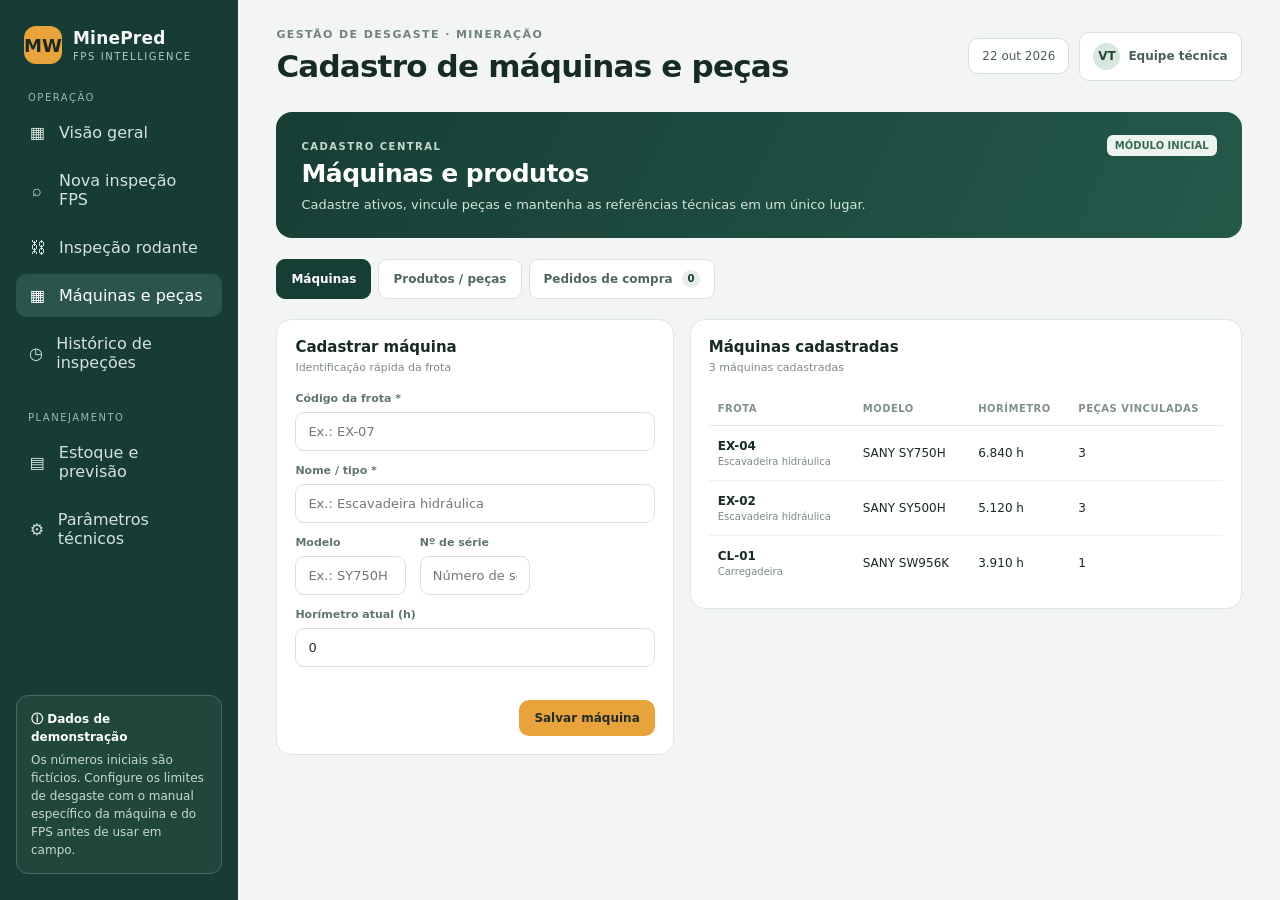
<file: index.html>
<!DOCTYPE html>
<html lang="pt-BR">
<head>
<meta charset="UTF-8"><meta name="viewport" content="width=device-width, initial-scale=1.0"><title>MinePred | FPS Intelligence · MinePred</title>
<link rel="stylesheet" href="/assets/css/app.css"></head>
<body><div class="app"><div class="shell"><aside class="sidebar"><div class="brand"><div class="brand-mark">MW</div><div><strong>MinePred</strong><small>FPS INTELLIGENCE</small></div></div><div><div class="nav-label">OPERAÇÃO</div><nav class="nav"><button data-page="dashboard"><span class="ico">▦</span>Visão geral</button><button data-page="inspection"><span class="ico">⌕</span>Nova inspeção FPS</button><button data-page="undercarriage"><span class="ico">⛓</span>Inspeção rodante</button><button class="active" data-page="catalog"><span class="ico">▦</span>Máquinas e peças</button><button data-page="history"><span class="ico">◷</span>Histórico de inspeções</button></nav></div><div><div class="nav-label">PLANEJAMENTO</div><nav class="nav"><button data-page="stock"><span class="ico">▤</span>Estoque e previsão</button><button data-page="settings"><span class="ico">⚙</span>Parâmetros técnicos</button></nav></div><div class="side-note"><b>ⓘ Dados de demonstração</b>Os números iniciais são fictícios. Configure os limites de desgaste com o manual específico da máquina e do FPS antes de usar em campo.</div></aside>
<main class="main"><header class="topbar"><div><div class="eyebrow">GESTÃO DE DESGASTE · MINERAÇÃO</div><h1 id="pageTitle">Cadastro de máquinas e peças</h1></div><div class="top-actions"><button class="button light mobile-menu" onclick="toggleMobileNav()">☰ Menu</button><div class="date-chip" id="today">22 out 2026</div><div class="user-chip"><span class="avatar">VT</span><span>Equipe técnica</span></div></div></header><div id="pagesContainer" aria-live="polite"></div></main></div></div><div class="toast" id="toast"></div>
<script>
(async function loadMinePredPages(){
 const container=document.getElementById('pagesContainer');
 const pages=['dashboard','inspection','undercarriage','catalog','history','stock','settings'];
 try {
  const fragments=await Promise.all(pages.map(async name=>{
   const response=await fetch('/pages/'+name+'/view.html');
   if(!response.ok) throw new Error('Falha ao carregar a aba '+name);
   return response.text();
  }));
  container.innerHTML=fragments.join('');
  const script=document.createElement('script');
  script.src='/assets/js/app.js';
  script.onload=()=>{const moduleScript=document.createElement('script');moduleScript.src='/assets/js/catalog.js';document.body.appendChild(moduleScript);};
  document.body.appendChild(script);
 } catch(error) {
  container.innerHTML='<div class="panel"><h3>Não foi possível carregar o MinePred</h3><p>Atualize a página. Se o problema continuar, verifique os arquivos das abas no repositório.</p></div>';
  console.error(error);
 }
})();
</script></body></html>
</file>
<file: assets/css/app.css>
:root{--site-primary:#163c35;--site-secondary:#e8a33b;--site-background:#f2f5f2;--site-on-primary:#ffffff;--site-on-secondary:#1e2a25;--site-on-background:#172b25;--site-font-body:Inter,ui-sans-serif,system-ui,-apple-system,BlinkMacSystemFont,"Segoe UI",sans-serif;--site-font-heading:Inter,ui-sans-serif,system-ui,sans-serif;--site-heading-scale:1;--site-spacing-scale:1;--site-radius-scale:1;--site-decoration-opacity:1;color-scheme:light dark}
*{box-sizing:border-box}body{margin:0;font-family:var(--site-font-body);background:light-dark(#f2f5f2,#101715);color:light-dark(#172b25,#e7efeb)}.app{min-height:100vh;background-color:var(--site-background);color:var(--site-on-background);border-radius:0}.shell{display:grid;grid-template-columns:238px minmax(0,1fr);min-height:100vh}.sidebar{background:var(--site-primary);color:#f4f7f5;padding:26px 16px;display:flex;flex-direction:column;gap:28px}.brand{display:flex;align-items:center;gap:11px;padding:0 8px}.brand-mark{width:38px;height:38px;background:var(--site-secondary);border-radius:12px;display:grid;place-items:center;color:#182a23;font-weight:900;font-size:18px}.brand strong{font-size:17px;letter-spacing:.2px}.brand small{display:block;color:#b8cbc2;font-size:10px;letter-spacing:1.6px;margin-top:3px}.nav-label{font-size:10px;letter-spacing:1.5px;color:#9fb8ad;padding:0 12px;margin-bottom:8px}.nav{display:grid;gap:5px}.nav button{border:0;background:transparent;color:#d5e2dc;text-align:left;padding:12px;border-radius:10px;font:inherit;cursor:pointer;display:flex;align-items:center;gap:12px}.nav button.active,.nav button:hover{background:#2b554b;color:white}.nav .ico{width:19px;text-align:center;font-size:16px}.side-note{margin-top:auto;border:1px solid #476b60;background:#21473d;padding:14px;border-radius:12px;font-size:12px;color:#c6d8d0;line-height:1.5}.side-note b{display:block;color:#fff;margin-bottom:5px}.main{min-width:0;padding:28px clamp(18px,3vw,42px) 40px}.topbar{display:flex;align-items:center;justify-content:space-between;gap:16px;margin-bottom:28px}.eyebrow{font-size:11px;letter-spacing:1.4px;text-transform:uppercase;color:#71847b;font-weight:800}.topbar h1{font-size:clamp(23px,3vw,31px);margin:7px 0 0;letter-spacing:-.8px}.top-actions{display:flex;gap:10px;align-items:center}.date-chip,.user-chip{border:1px solid #d9e1dc;background:#fff;border-radius:10px;padding:10px 13px;font-size:12px;color:#4b6157}.user-chip{display:flex;gap:8px;align-items:center;font-weight:700}.avatar{width:27px;height:27px;border-radius:50%;background:#d9e8df;display:grid;place-items:center;color:#24483c}.page{display:none}.page.active{display:block}.banner{background:var(--site-primary);color:#fff;border-radius:18px;padding:23px 25px;display:flex;justify-content:space-between;align-items:center;gap:20px;margin-bottom:20px;position:relative;overflow:hidden}.banner:after{content:"";position:absolute;width:240px;height:240px;border:1px solid #ffffff22;border-radius:50%;right:7%;top:-130px;box-shadow:0 0 0 30px #ffffff08,0 0 0 60px #ffffff05;pointer-events:none}.banner h2{margin:7px 0 8px;font-size:23px;letter-spacing:-.5px}.banner p{margin:0;color:#c5d8cf;font-size:13px;max-width:570px;line-height:1.55}.banner .eyebrow{color:#a9c4b8}.button{border:0;border-radius:10px;padding:11px 15px;font:700 12px var(--site-font-body);cursor:pointer;display:inline-flex;align-items:center;gap:8px;white-space:nowrap}.button.primary{background:var(--site-secondary);color:#202d24}.button.dark{background:var(--site-primary);color:#fff}.button.light{background:#edf2ee;color:#28473c;border:1px solid #dce5df}.button:hover{filter:brightness(.96);transform:translateY(-1px)}.stats{display:grid;grid-template-columns:repeat(4,minmax(0,1fr));gap:14px;margin-bottom:20px}.stat,.panel{background:light-dark(#fff,#19221e);border:1px solid light-dark(#e0e7e2,#2b3831);border-radius:15px;padding:18px;min-width:0}.stat-head{display:flex;justify-content:space-between;align-items:center;color:#687d72;font-size:12px;gap:6px}.stat-icon{height:31px;width:31px;border-radius:9px;display:grid;place-items:center;background:#edf4ef;font-size:16px}.stat strong{display:block;font-size:29px;letter-spacing:-1px;margin:12px 0 5px}.stat small{font-size:11px;color:#788a81}.positive{color:#26754e!important}.warning{color:#b16c13!important}.danger{color:#b64035!important}.content-grid{display:grid;grid-template-columns:minmax(0,1.4fr) minmax(280px,1fr);gap:16px;margin-bottom:18px}.panel-title{display:flex;align-items:flex-start;justify-content:space-between;gap:12px;margin-bottom:18px}.panel-title h3{margin:0;font-size:15px}.panel-title p{margin:5px 0 0;color:#7b8b82;font-size:11px}.tag{display:inline-flex;align-items:center;padding:5px 8px;border-radius:6px;font-size:10px;font-weight:800;background:#edf4ef;color:#3b6a53;white-space:nowrap}.tag.orange{background:#fff2dc;color:#996117}.tag.red{background:#ffebe8;color:#a84035}.wear-list{display:grid;gap:16px}.wear-row{display:grid;grid-template-columns:1fr auto;gap:8px}.wear-name{font-size:12px;font-weight:700}.wear-sub{font-size:10px;color:#819087;margin-top:4px}.wear-val{text-align:right;font-size:12px;font-weight:800}.progress{height:7px;border-radius:20px;background:#eaf0eb;overflow:hidden;margin-top:9px;grid-column:1/-1}.progress span{height:100%;display:block;border-radius:20px;background:#4e9672}.progress span.orange{background:#dfa23c}.progress span.red{background:#d66a5e}.chart{height:190px;display:flex;align-items:end;gap:13px;padding:8px 4px 0;border-bottom:1px solid #e6ece7;position:relative}.bar-wrap{height:100%;flex:1;display:flex;flex-direction:column;justify-content:end;align-items:center;gap:8px;min-width:0}.bar{width:min(34px,80%);background:#9bbcad;border-radius:6px 6px 2px 2px;min-height:4px;position:relative}.bar.highlight{background:var(--site-primary)}.bar-label{font-size:10px;color:#839187;padding-bottom:8px}.bar-value{font-size:10px;color:#62756a}.legend{display:flex;gap:15px;color:#7b8b82;font-size:10px;margin-top:13px}.dot{width:7px;height:7px;border-radius:50%;display:inline-block;margin-right:5px;background:#9bbcad}.dot.dark{background:var(--site-primary)}table{width:100%;border-collapse:collapse;text-align:left}th{font-size:10px;letter-spacing:.5px;text-transform:uppercase;color:#829188;padding:11px 9px;border-bottom:1px solid #e5ebe6;font-weight:700}td{font-size:12px;padding:13px 9px;border-bottom:1px solid #edf1ed}tbody tr:last-child td{border-bottom:0}.machine{display:flex;align-items:center;gap:9px}.machine-icon{height:34px;width:34px;border-radius:9px;background:#edf2ee;display:grid;place-items:center}.machine b{display:block;font-size:12px}.machine small{display:block;font-size:10px;color:#839188;margin-top:3px}.form-grid{display:grid;grid-template-columns:repeat(3,minmax(0,1fr));gap:14px}.field{display:grid;gap:7px}.field label{font-size:11px;font-weight:750;color:#61766a}.field input,.field select,.field textarea{width:100%;border:1px solid #d8e2db;background:light-dark(#fff,#111a16);color:light-dark(#20352b,#e4ece7);border-radius:9px;padding:11px 12px;font:13px var(--site-font-body);outline:none}.field input:focus,.field select:focus,.field textarea:focus{border-color:#579177;box-shadow:0 0 0 3px #57917720}.field.full{grid-column:1/-1}.section-label{font-size:11px;font-weight:800;text-transform:uppercase;letter-spacing:1px;color:#849188;margin:22px 0 12px;padding-bottom:9px;border-bottom:1px solid #e5ebe6}.form-actions{display:flex;justify-content:flex-end;gap:10px;margin-top:20px}.result-grid{display:grid;grid-template-columns:repeat(3,minmax(0,1fr));gap:12px;margin-top:16px}.result{padding:15px;border-radius:12px;background:#edf4ef}.result small{font-size:10px;color:#6f8478;display:block}.result strong{display:block;font-size:23px;margin:6px 0;color:#214d3b}.result p{font-size:10px;color:#74867c;margin:0}.notice{background:#fff5df;border:1px solid #f2dfb7;color:#78531d;border-radius:10px;padding:12px 14px;font-size:11px;line-height:1.5;margin-top:15px}.inventory-grid{display:grid;grid-template-columns:1fr 1fr;gap:15px}.stock-number{font-size:34px;font-weight:800;letter-spacing:-1px;margin:7px 0}.stock-sub{font-size:11px;color:#7c8b82}.stock-track{height:9px;background:#eaf0eb;border-radius:20px;overflow:hidden;margin:14px 0 8px}.stock-track span{height:100%;display:block;background:#4f9774}.stock-track span.low{background:#d9a03e}.stock-line{display:flex;justify-content:space-between;font-size:11px;color:#6d7f74}.empty{padding:28px;text-align:center;color:#7c8b82;font-size:12px}.toast{position:fixed;right:20px;bottom:20px;background:#183f34;color:white;padding:13px 17px;border-radius:10px;box-shadow:0 8px 30px #0002;display:none;z-index:5;font-size:12px}.mobile-menu{display:none}
@media(max-width:1050px){.stats{grid-template-columns:repeat(2,minmax(0,1fr))}.content-grid{grid-template-columns:1fr}.form-grid{grid-template-columns:repeat(2,minmax(0,1fr))}.shell{grid-template-columns:205px minmax(0,1fr)}}@media(max-width:700px){.shell{grid-template-columns:1fr}.sidebar{display:none}.main{padding:19px 14px 30px}.topbar{align-items:flex-start}.top-actions .date-chip{display:none}.user-chip{padding:6px}.user-chip span:last-child{display:none}.mobile-menu{display:inline-flex}.banner{align-items:flex-start;flex-direction:column;padding:20px}.banner h2{font-size:20px}.stats{gap:9px}.stat{padding:14px}.stat strong{font-size:25px}.stat-head{font-size:10px}.stat-icon{width:27px;height:27px}.content-grid{gap:12px}.panel{padding:15px;overflow-x:auto}.form-grid{grid-template-columns:1fr}.field.full{grid-column:auto}.result-grid{grid-template-columns:1fr}.inventory-grid{grid-template-columns:1fr}.topbar h1{font-size:23px}table{min-width:510px}.form-actions{flex-wrap:wrap}.panel-title{min-width:0}}

/* Cadastro e inspeção de material rodante */
.module-hero{display:flex;align-items:flex-start;justify-content:space-between;gap:18px;padding:23px 25px;margin-bottom:17px;background:linear-gradient(115deg,#173e35,#24594a);color:#fff;border-radius:16px}
.module-hero h2{margin:5px 0 7px;font-size:25px;letter-spacing:-.5px}.module-hero p{margin:0;color:#d3e2da;font-size:13px;line-height:1.5;max-width:650px}.module-hero .eyebrow{color:#c4d9cf;font-size:10px;letter-spacing:1.5px;font-weight:800}
.catalog-tabs{display:flex;gap:7px;overflow:auto;margin:0 0 16px;padding:4px 0}.catalog-tab{border:1px solid #dbe4dd;background:#fff;color:#52675b;border-radius:9px;padding:10px 14px;font:inherit;font-size:12px;font-weight:700;white-space:nowrap;cursor:pointer}.catalog-tab.active{background:#173e35;color:#fff;border-color:#173e35}.mini-count{display:inline-flex;align-items:center;justify-content:center;min-width:18px;height:18px;margin-left:5px;border-radius:99px;background:#e7eee8;color:#173e35;font-size:10px}.catalog-tab.active .mini-count{background:#ffffff30;color:#fff}.catalog-pane{display:none}.catalog-pane.active{display:block}.catalog-grid{grid-template-columns:minmax(280px,.9fr) minmax(0,1.25fr);align-items:start}.compact-form{display:grid;gap:13px}.compact-form .field{margin:0}.compact-form input,.compact-form select{width:100%;min-width:0}.compact-form select[multiple]{height:auto;min-height:78px}.compact-form small,.help-text{display:block;color:#718178;font-size:11px;line-height:1.45;margin-top:5px}.catalog-grid .panel{min-width:0}.table-wrap{width:100%;overflow:auto}.table-wrap table{width:100%;border-collapse:collapse}.table-wrap td small{display:block;color:#7c8b82;font-size:10px;margin-top:3px}.wear-summary{display:grid;grid-template-columns:repeat(3,minmax(0,1fr));gap:8px;padding:13px;background:#f3f7f3;border-radius:11px}.wear-summary>div,.stock-quick-grid>div{min-width:0}.wear-summary small,.stock-quick-grid small{display:block;color:#718178;font-size:10px;line-height:1.35}.wear-summary strong{display:block;font-size:18px;margin-top:6px;color:#193f35}.panel-subhead{margin:22px 0 12px}.panel-subhead h3{margin:0 0 5px;font-size:14px}.panel-subhead p{margin:0;color:#718178;font-size:12px;line-height:1.5}.stock-quick-grid{display:grid;grid-template-columns:repeat(3,minmax(0,1fr));gap:10px;padding:14px;background:#f3f7f3;border-radius:11px}.stock-quick-grid strong{display:block;margin-top:6px;font-size:18px;color:#193f35}.notice[hidden],button[hidden]{display:none!important}
@media(max-width:1050px){.catalog-grid{grid-template-columns:1fr}.module-hero{padding:20px}}
@media(max-width:700px){.module-hero{flex-direction:column;padding:18px}.module-hero h2{font-size:21px}.catalog-tabs{margin-bottom:12px}.catalog-tab{padding:9px 11px}.wear-summary{grid-template-columns:1fr}.stock-quick-grid{grid-template-columns:1fr}.catalog-grid .panel{padding:14px}}
</file>
